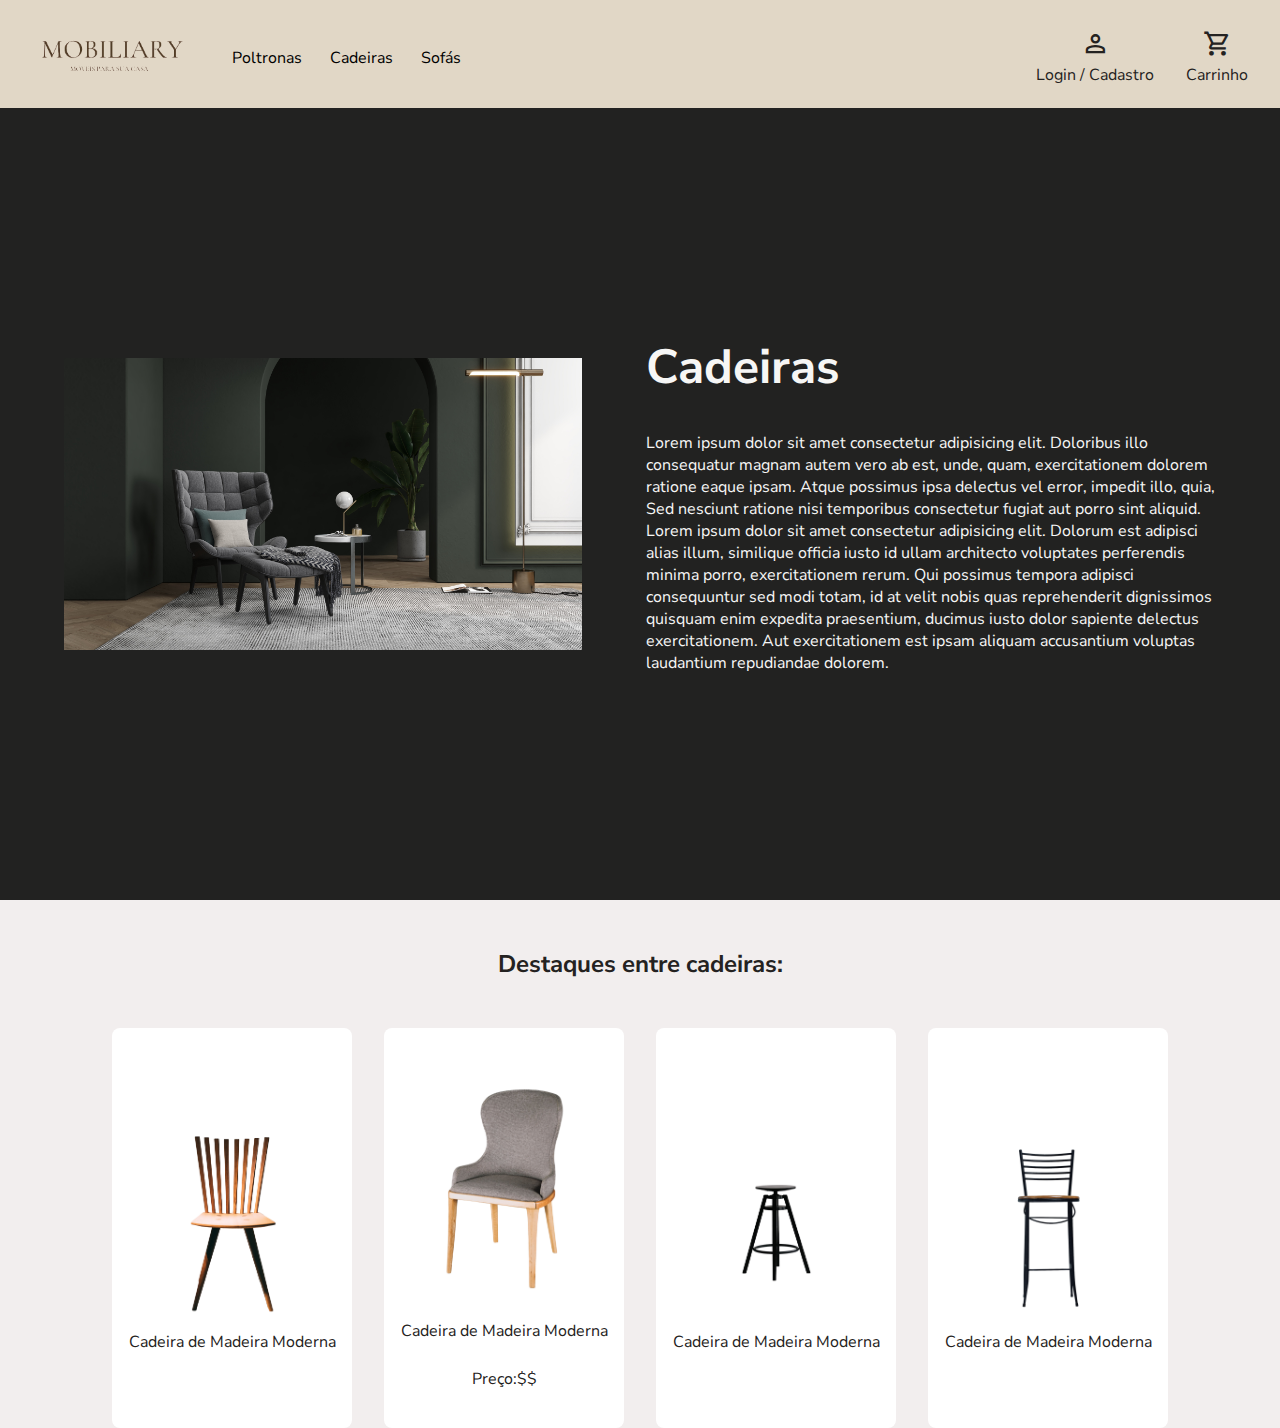
<file: pages/cadeiras.html>
<!DOCTYPE html>
<html lang="en">
  <head>
    <meta charset="UTF-8" />
    <meta http-equiv="X-UA-Compatible" content="IE=edge" />
    <meta name="viewport" content="width=device-width, initial-scale=1.0" />
    <link rel="stylesheet" href="../css/furniture.css" />
    <link
      rel="stylesheet"
      href="https://fonts.googleapis.com/css2?family=Material+Symbols+Outlined:opsz,wght,FILL,GRAD@20..48,100..700,0..1,-50..200"
    />
    <link
      rel="stylesheet"
      href="https://fonts.googleapis.com/css2?family=Material+Symbols+Outlined:opsz,wght,FILL,GRAD@20..48,100..700,0..1,-50..200"
    />
    <link rel="preconnect" href="https://fonts.googleapis.com" />
    <link rel="preconnect" href="https://fonts.gstatic.com" crossorigin />
    <link
      href="https://fonts.googleapis.com/css2?family=Nunito+Sans&display=swap"
      rel="stylesheet"
    />
    <title>Cadeiras</title>
  </head>
  <body>
    <header>
      <section class="menu">
        <a href="index.html" class="logo"
          ><img src="../assets/logo2.png" alt=""
        /></a>

        <ul>
          <a class="furniture" href="./cadeiras.html">Poltronas</a>
          <a class="furniture" href="">Cadeiras</a>
          <a class="furniture" href="">Sofás</a>
        </ul>
      </section>

      <section class="user-cart">
        <div class="username">
          <span class="material-symbols-outlined" id="user-cart-icon">
            person
          </span>
          <p>Login / Cadastro</p>
        </div>
        <div class="cart">
          <span class="material-symbols-outlined" id="user-cart-icon">
            shopping_cart
          </span>
          <p>Carrinho</p>
        </div>
      </section>
    </header>
    <main>
      <section class="container1">
        <img src="../assets/jason-wang-NxAwryAbtIw-unsplash.jpg" alt="" />

        <div class="text-apresentation">
          <h1>Cadeiras</h1>
          <p>
            Lorem ipsum dolor sit amet consectetur adipisicing elit. Doloribus
            illo consequatur magnam autem vero ab est, unde, quam,
            exercitationem dolorem ratione eaque ipsam. Atque possimus ipsa
            delectus vel error, impedit illo, quia, Sed nesciunt ratione nisi
            temporibus consectetur fugiat aut porro sint aliquid. Lorem ipsum
            dolor sit amet consectetur adipisicing elit. Dolorum est adipisci
            alias illum, similique officia iusto id ullam architecto voluptates
            perferendis minima porro, exercitationem rerum. Qui possimus tempora
            adipisci consequuntur sed modi totam, id at velit nobis quas
            reprehenderit dignissimos quisquam enim expedita praesentium,
            ducimus iusto dolor sapiente delectus exercitationem. Aut
            exercitationem est ipsam aliquam accusantium voluptas laudantium
            repudiandae dolorem.
          </p>
        </div>
      </section>
      <section class="container2">
        <h2>Destaques entre cadeiras:</h2>
        <div class="cards">
          <div class="card">
            <a href=""
              ><img
                class="image-product"
                src="../assets/Produtos/cadeiar_madeira.png"
                alt=""
            /></a>
            <p class="description">Cadeira de Madeira Moderna</p>
          </div>
          <div class="card">
            <a href=""
              ><img
                class="image-product"
                src="../assets/Produtos/cadeira_cinza.png"
                alt=""
            /></a>
            <p class="description">Cadeira de Madeira Moderna</p>
            <p>Preço:$$</p>
          </div>
          <div class="card">
            <a href=""
              ><img
                class="image-product"
                src="../assets/Produtos/banqueta-preta.png"
                alt=""
            /></a>
            <p class="description">Cadeira de Madeira Moderna</p>
          </div>
          <div class="card">
            <a href=""
              ><img
                class="image-product"
                src="../assets/Produtos/banqueta_madeira.png"
                alt=""
            /></a>
            <p class="description">Cadeira de Madeira Moderna</p>
          </div>
      </section>
      <section class="slider">
        
      </section>
    </main>
  </body>
</html>
</file>
<file: css/furniture.css>
*{
  margin: 0;
  padding: 0;
  box-sizing: border-box;
}

:root{
  --background-color: #f2eeee;
  --header-color: #E1D7C6;
  --slider-button-color:#E1D7C6;
  --text-color:#242221;
}

a{
  text-decoration: none;
  color: black;
}

body{
  font-family: 'Nunito Sans', sans-serif;
  background-color: var(--background-color);
  width: 100%;
  color: var(--text-color);
}

/*header only*/
header{
  height: 12vh;
  width: 100%;
  display: flex;
  flex-direction: row;
  justify-content: space-between;
  align-items: center;
  font-size: 1rem;
  background-color: var(--header-color);
  padding: 2rem 2rem 1.5rem;
}

.menu{
  display: flex;
  align-items: center;
}

.menu .logo{
  width: 10rem ;
  height: 100%;
  margin-right: 2.5rem;
}

.menu .logo img{
  width: 100%;
}

.furniture {
 margin-right: 1.5rem;
  border-bottom: 2px solid transparent;
  transition: 400ms;
}

.furniture:hover{
  border-bottom: 2px solid var(--text-color);
}

.user-cart{
  display: flex;
  gap: 2rem;
  text-align: center;
}

#user-cart-icon{
  font-size: 1.8rem;
  color: var(--text-color);
}

.container1{
  height: 88vh;
  display: flex;
  justify-content: center;
  align-items: center;
  gap: 4rem;
  background-color: #222221;
  color: #f6f6f5;
  padding:0 4rem;
}

.container1 img{
  width:45%
}

.container1 h1{
  margin-bottom: 2rem;
  font-size: 3rem;}

.container2{
  height: 50vh;
  margin-top: 3rem;
  text-align: center;
}

h2{
  padding-bottom: 3rem;
}

.cards{
  display: flex;
  justify-content: center;
  align-items: center;
  flex-wrap: wrap;
  height: 20rem;
  gap: 2rem;
  text-align: center;
  margin-bottom: 10rem;
}

.card{
  /* border: 2px solid black; */
  border-radius: .5rem;
  width:15rem;
  height: 25rem;
  display: flex;
  flex-direction: column;
  justify-content: center;
  align-items: center;
  background-color: #fff;
}

.card img{
  height: 15rem;
}

.card .description{
  height: 3.5rem;
  padding: .5rem;
}
</file>
